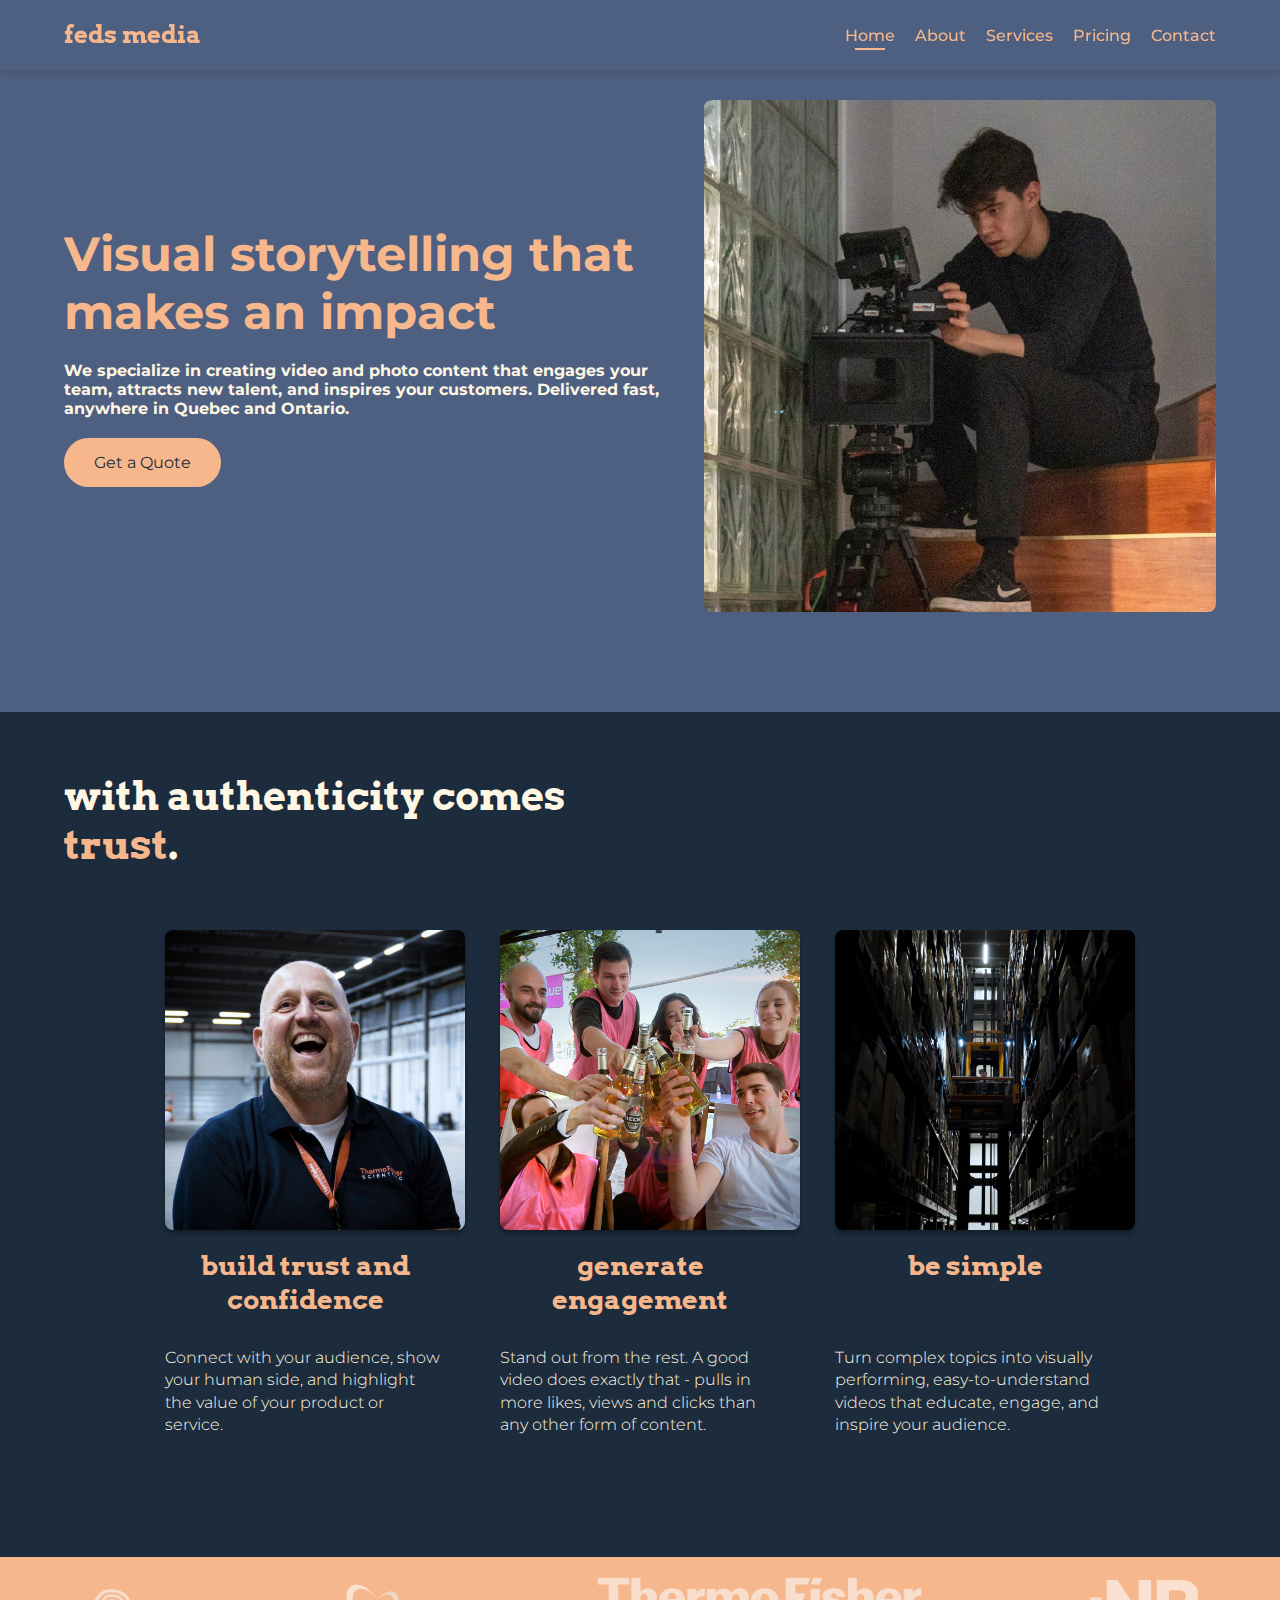
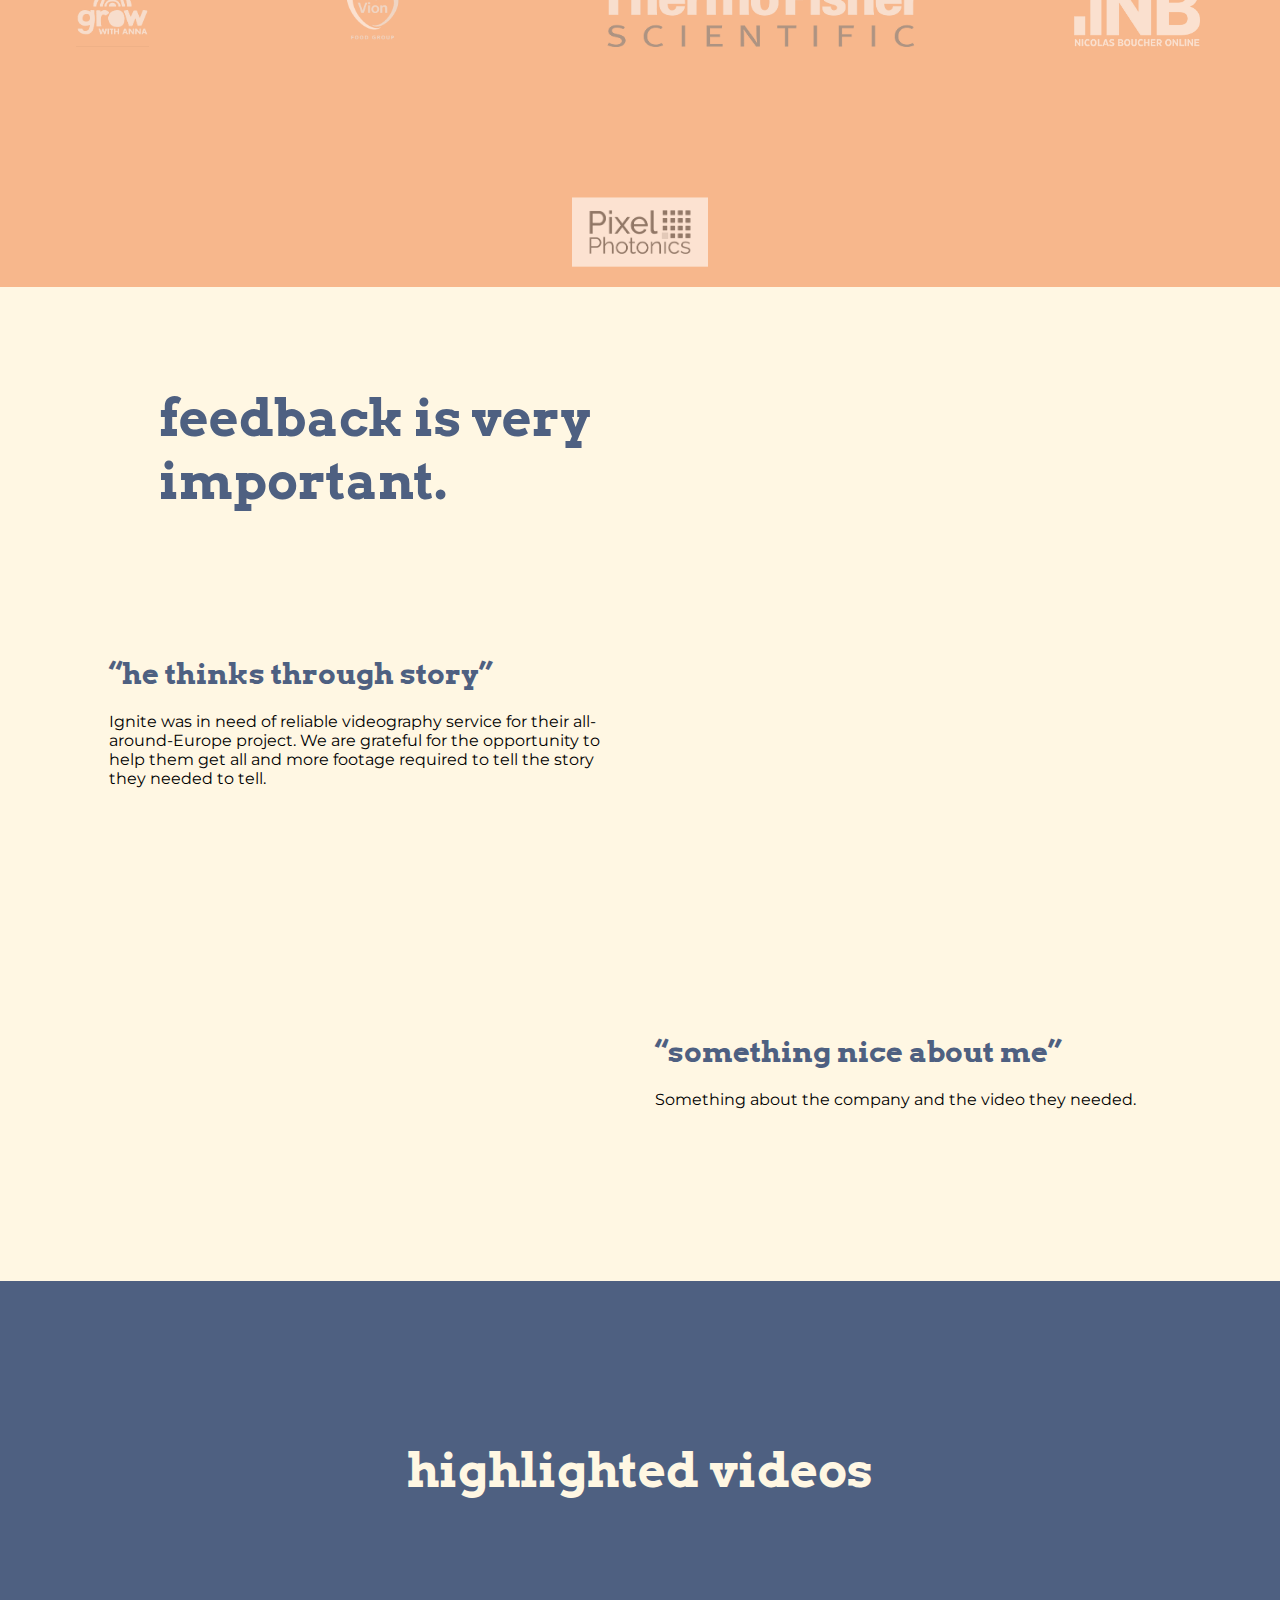
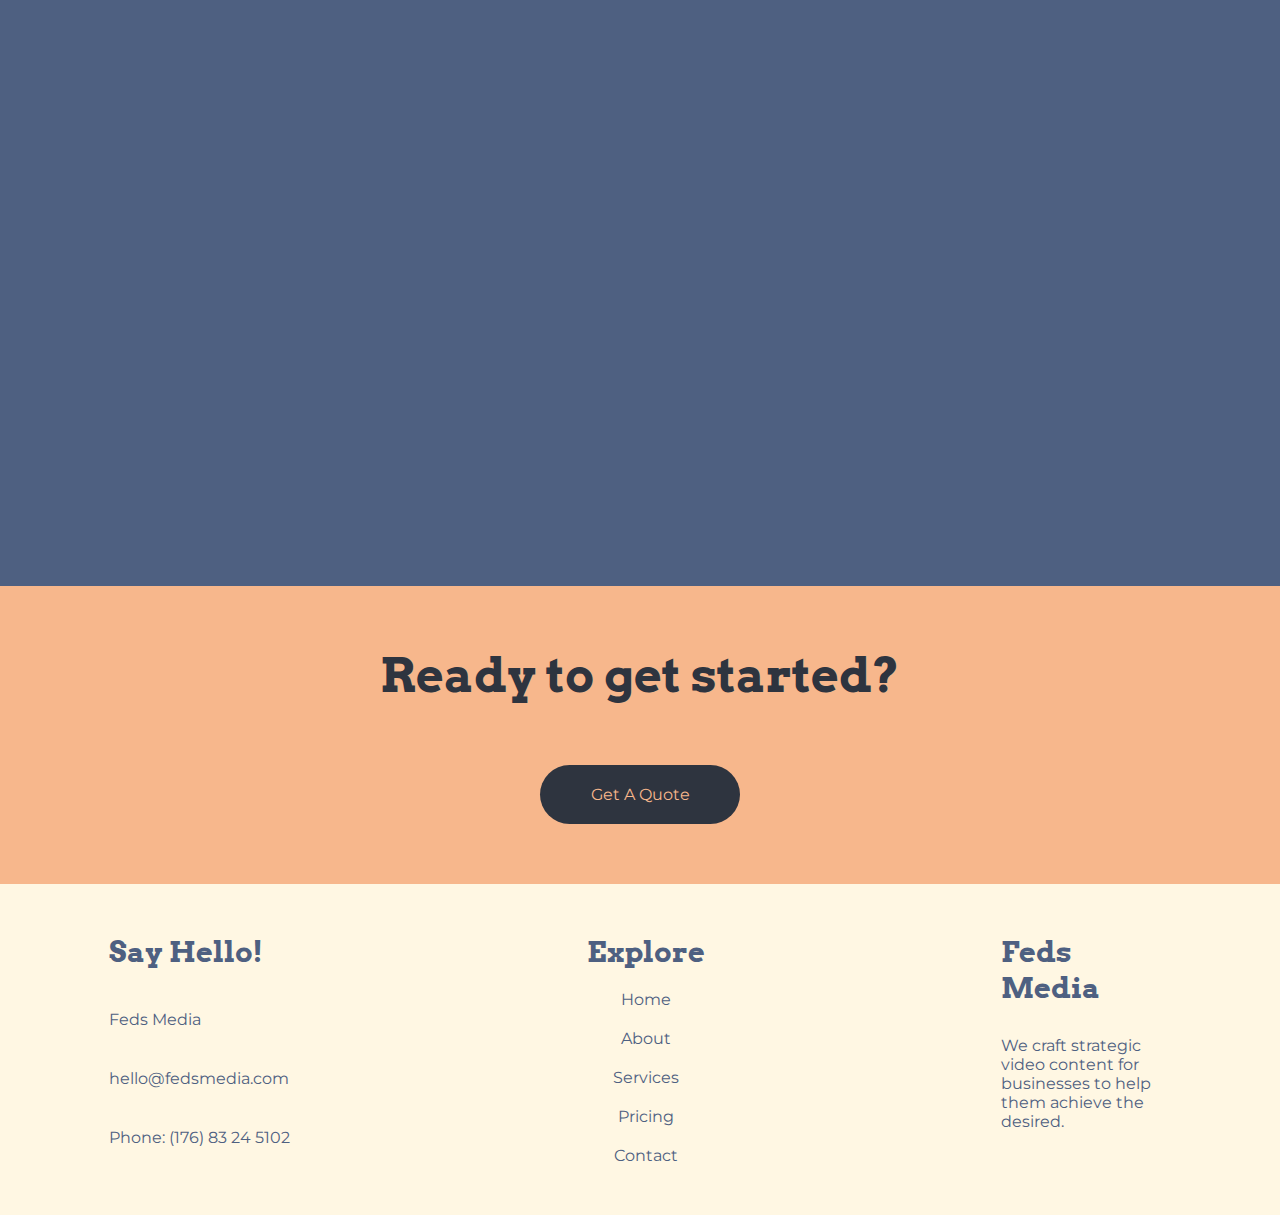
<file: index.html>
<!DOCTYPE html>
<html lang="en">
<head>
  <meta charset="UTF-8" />
  <title>Feds Media</title>
  <link rel="stylesheet" href="css/style.css"/>
  <link rel="stylesheet" href="css/media.css">
  <meta name="viewport" content="width=device-width, initial-scale=1">
</head>
<body>

<header class="header">
  <div class="container">
    <div class="header__inner">
      <div class="logo"><a href="./index.html">feds media</a></div>
      <nav class="nav">
        <ul>
          <li><a href="index.html" class="active">Home</a></li>
          <li><a href="about.html">About</a></li>
          <li><a href="services.html">Services</a></li>
          <li><a href="pricing.html">Pricing</a></li>
          <li><a href="contact.html">Contact</a></li>
        </ul>
      </nav>
    </div>
  </div>
</header>

<main class="main">
  <section class="home">
    <div class="container home__inner">
      <div class="home__content">
        <h1>Visual storytelling that makes an impact</h1>
        <p>
          We specialize in creating video and photo content that engages your team, 
          attracts new talent, and inspires your customers. Delivered fast, anywhere 
          in Quebec and Ontario.
        </p>
        <a href="contact.html" class="home__button">Get a Quote</a>
      </div>
      <div class="home__image">
        <img src="images/home_main.jpg" alt="Man filming">
      </div>
    </div>
  </section>
</main>

<section class="trust">
  <div class="container trust__content">
    <h2>with authenticity comes <br><span>trust</span>.</h2>
    <div class="trust__cards">
      <div class="trust__card">
        <img src="images/1.jpg" alt="Build Trust Icon">
        <h3>build trust and confidence</h3>
        <p>
          Connect with your audience, show your human side, and highlight 
          the value of your product or service.
        </p>
      </div>
      <div class="trust__card">
        <img src="images/2.png" alt="Generate Engagement Icon">
        <h3>generate engagement</h3>
        <p>
          Stand out from the rest. A good video does exactly that - pulls in more likes, views and clicks than any other form of content.
        </p>
      </div>
      <div class="trust__card">
        <img src="images/3.jpg" alt="Be Simple Icon">
        <h3> be simple <br><br></h3>
        <p>
          Turn complex topics into visually performing, easy-to-understand 
          videos that educate, engage, and inspire your audience.
        </p>
      </div>
    </div>
  </div>
  <div class="trust__logos">
    <div class="logos__inner">
      <img src="images/first_logo.png" alt="Grow with Anna">
      <img src="images/second_logo.png" alt="Vion Food Group">
      <img src="images/third_logo.png" alt="ThermoFisher Scientific">
      <img src="images/fourth_logo.png" alt="NB">
      <img src="images/fifth_logo.png" alt="Pixel Photonics">
    </div>
  </div>
</section>

<section class="feedback">
  <div class="container feedback__inner">
    <div class="feedback__heading">feedback is very <br>important.</div>
    <div class="feedback__card first">
      <div class="feedback__card-text">
        <h3>“he thinks through story”</h3>
        <p>
          Ignite was in need of reliable videography service for their all-around-Europe project.
          We are grateful for the opportunity to help them get all and more footage required to tell the story they needed to tell.
        </p>
      </div>
      <div class="feedback__card-video">
        <iframe width="560" height="315" src="https://youtu.be/f_C4i6fPlPg
        " title="YouTube video player" frameborder="0" allow="accelerometer; autoplay; clipboard-write; encrypted-media; gyroscope; picture-in-picture; web-share" referrerpolicy="strict-origin-when-cross-origin" allowfullscreen></iframe>
      </div>
    </div>
    <div class="feedback__card second">
      <div class="feedback__card-text">
        <h3>“something nice about me”</h3>
        <p>
          Something about the company and the video they needed.
        </p>
      </div>
      <div class="feedback__card-video">
        <iframe width="560" height="315" src="https://www.youtube.com/embed/YOUR_VIDEO_LINK" title="YouTube video player" frameborder="0" allow="accelerometer; autoplay; clipboard-write; encrypted-media; gyroscope; picture-in-picture; web-share" referrerpolicy="strict-origin-when-cross-origin" allowfullscreen></iframe>
      </div>
    </div>
  </div>
</section>

<section class="videos">
  <div class="container">
    <h2>highlighted videos</h2>
    <div class="video-card">
      <iframe width="390" height="253" src="https://www.youtube.com/embed/YOUR_VIDEO_LINK" title="YouTube video player" frameborder="0" allow="accelerometer; autoplay; clipboard-write; encrypted-media; gyroscope; picture-in-picture; web-share" referrerpolicy="strict-origin-when-cross-origin" allowfullscreen></iframe>
      <iframe width="390" height="253" src="https://www.youtube.com/embed/YOUR_VIDEO_LINK" title="YouTube video player" frameborder="0" allow="accelerometer; autoplay; clipboard-write; encrypted-media; gyroscope; picture-in-picture; web-share" referrerpolicy="strict-origin-when-cross-origin" allowfullscreen></iframe>
      <iframe width="390" height="253" src="https://www.youtube.com/embed/YOUR_VIDEO_LINK" title="YouTube video player" frameborder="0" allow="accelerometer; autoplay; clipboard-write; encrypted-media; gyroscope; picture-in-picture; web-share" referrerpolicy="strict-origin-when-cross-origin" allowfullscreen></iframe>
      <iframe width="390" height="253" src="https://www.youtube.com/embed/YOUR_VIDEO_LINK" title="YouTube video player" frameborder="0" allow="accelerometer; autoplay; clipboard-write; encrypted-media; gyroscope; picture-in-picture; web-share" referrerpolicy="strict-origin-when-cross-origin" allowfullscreen></iframe>
      <iframe width="390" height="253" src="https://www.youtube.com/embed/YOUR_VIDEO_LINK" title="YouTube video player" frameborder="0" allow="accelerometer; autoplay; clipboard-write; encrypted-media; gyroscope; picture-in-picture; web-share" referrerpolicy="strict-origin-when-cross-origin" allowfullscreen></iframe>
      <iframe width="390" height="253" src="https://www.youtube.com/embed/YOUR_VIDEO_LINK" title="YouTube video player" frameborder="0" allow="accelerometer; autoplay; clipboard-write; encrypted-media; gyroscope; picture-in-picture; web-share" referrerpolicy="strict-origin-when-cross-origin" allowfullscreen></iframe>
    </div>
  </div>
</section>

<section class="get-started">
  <div class="container get-started__inner">
    <h2>Ready to get started?</h2>
    <a href="contact.html">Get A Quote</a>
  </div>
</section>

<footer class="footer">
  <div class="container footer__inner">
    <div class="say-hello">
      <h3>Say Hello!</h2>
      <p>Feds Media</p>
      <a href="mailto:hello@fedsmedia.com">hello@fedsmedia.com</a>
      <a href="tell:+17683245102">Phone: (176) 83 24 5102</a>
    </div>
    <div class="explore">
      <h3>Explore</h2>
      <a href="index.html">Home</a>
      <a href="#">About</a>
      <a href="services.html">Services</a>
      <a href="pricing.html">Pricing</a>
      <a href="contact.html">Contact</a>
    </div>
    <div class="media">
      <h3>Feds Media</h2>
      <p>We craft strategic video content for businesses to help them achieve the desired. </p>
    </div>
  </div>
</footer>

</body>
</html>
</file>
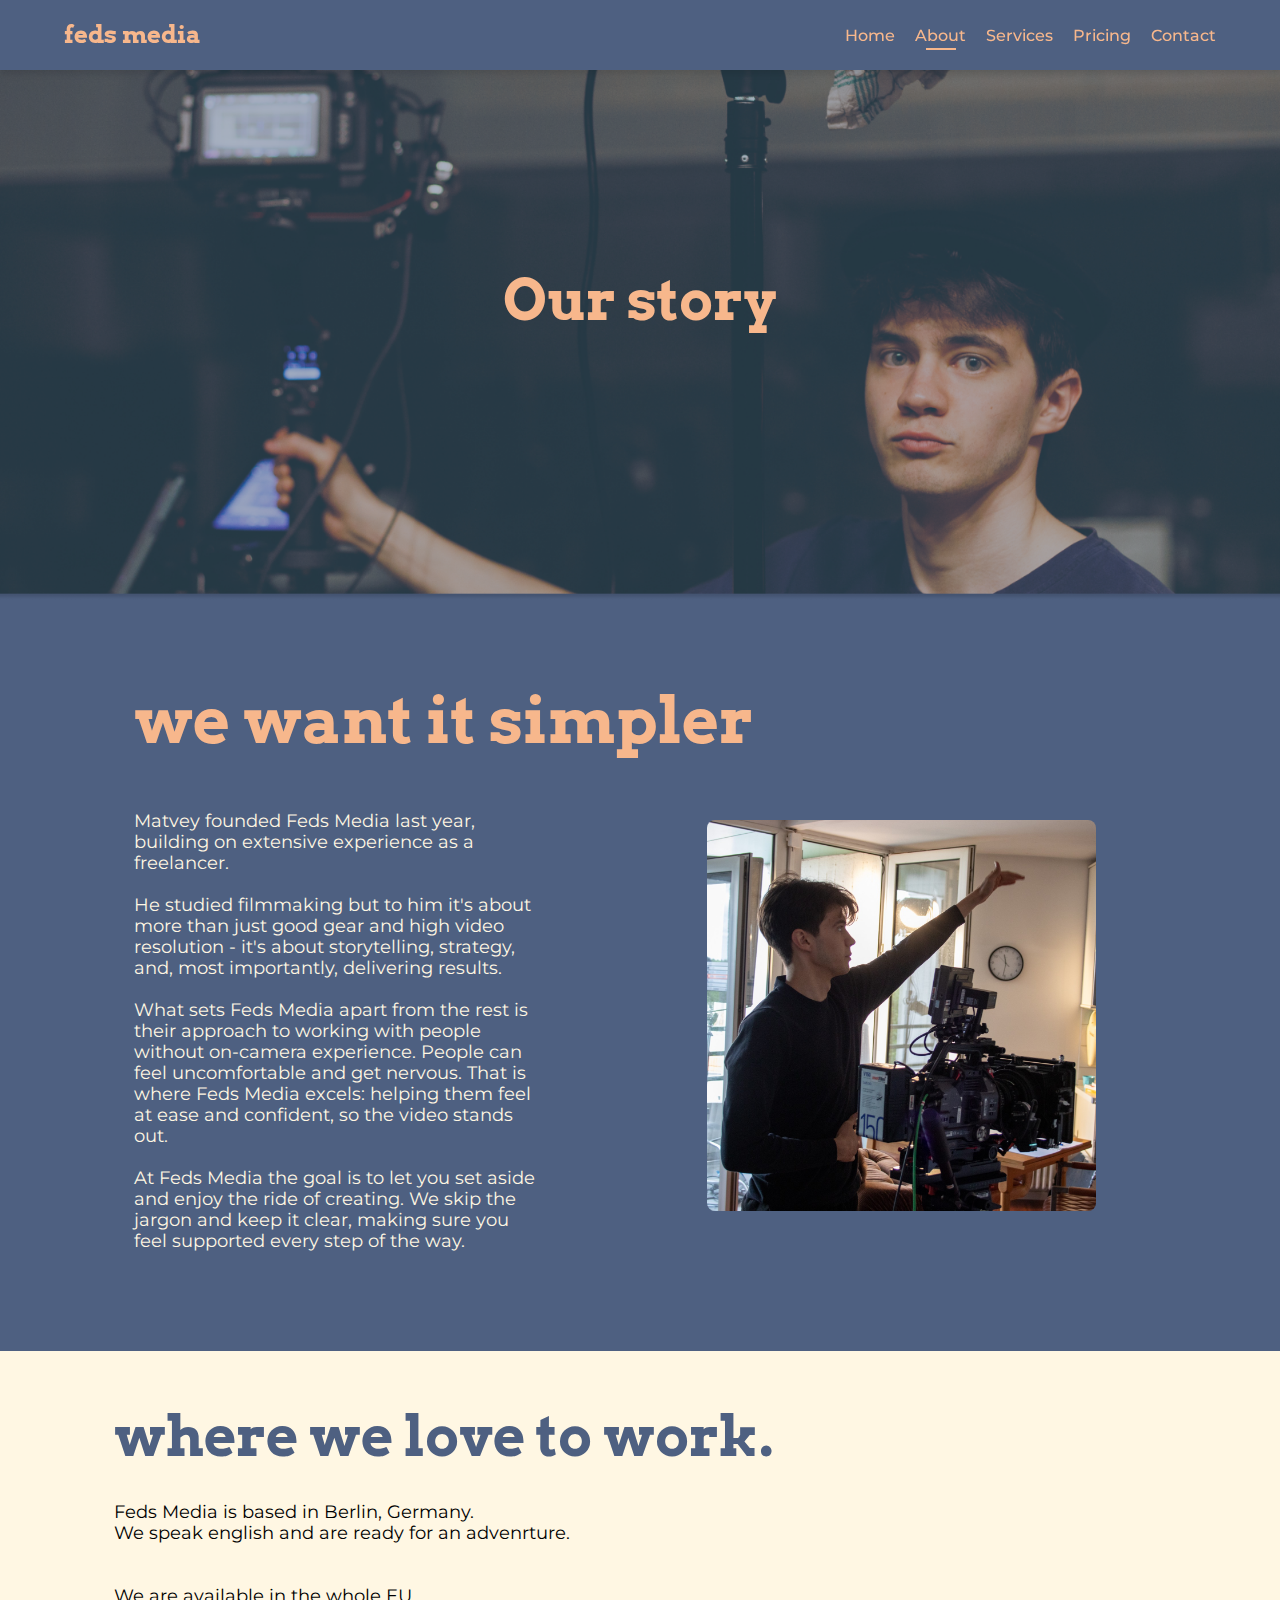
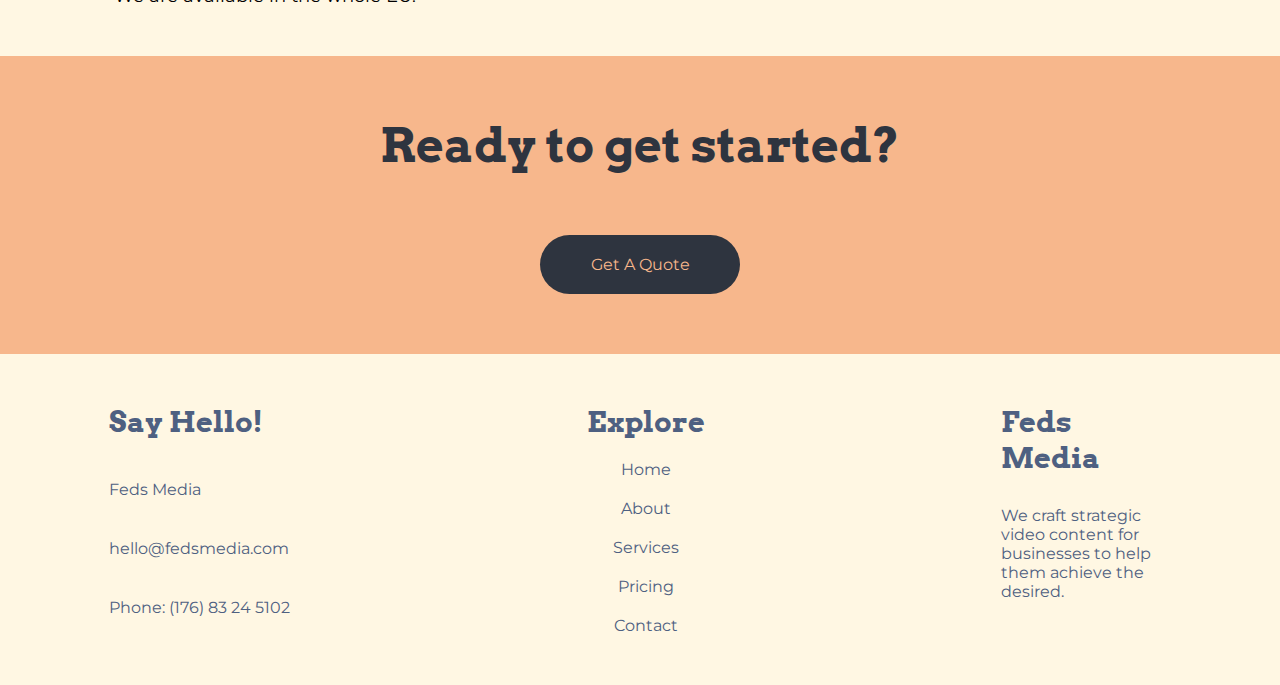
<file: about.html>
<!DOCTYPE html>
<html lang="en">
  <head>
    <meta charset="UTF-8" />
    <meta name="viewport" content="width=device-width, initial-scale=1.0" />
    <title>Feds Media | About</title>
    <link rel="stylesheet" href="css/style.css" />
  </head>
  <body>
    <header class="header">
      <div class="container">
        <div class="header__inner">
          <div class="logo"><a href="./index.html">feds media</a></div>
          <nav class="nav">
            <ul>
              <li><a href="index.html">Home</a></li>
              <li><a href="about.html" class="active">About</a></li>
              <li><a href="services.html">Services</a></li>
              <li><a href="pricing.html">Pricing</a></li>
              <li><a href="contact.html">Contact</a></li>
            </ul>
          </nav>
        </div>
      </div>
    </header>

    <section class="about-hero">
      <h2>Our story</h1>
    </section>

    <section class="container about-main">
      <h2>we want it simpler</h2>
      <div class="about-main__content">
        <p>Matvey founded Feds Media last year, building on extensive experience as a freelancer. <br><br>

          He studied filmmaking but to him it&apos;s about more than just good gear and high video resolution - it&apos;s about storytelling, strategy, and, most importantly, delivering results. <br><br>
          
          What sets Feds Media apart from the rest is their approach to working with people without on-camera experience. People can feel uncomfortable and get nervous. That is where Feds Media excels: helping them feel at ease and confident, so the video stands out.<br><br>
          
          At Feds Media the goal is to let you set aside and enjoy the ride of creating. We skip the jargon and keep it clear, making sure you feel supported every step of the way.</p>
        <img src="images/about_secondary.jpg" alt="Founder picture">
      </div>
    </section>
    <section class="about-work">
      <div class="container about-work__wrapper">
        <h3>where we love to work.</h3>
        <p>
          Feds Media is based in Berlin, Germany. <br>
          We speak english and are ready for an advenrture. <br><br><br>
          We are available in the whole EU.
        </p>
    </div>
    </section>
    <section class="get-started">
      <div class="container get-started__inner">
          <h2>Ready to get started?</h2>
          <a href="contact.html">Get A Quote</a>
      </div>
  </section>
  <footer class="footer">
    <div class="container footer__inner">
        <div class="say-hello">
        <h3>Say Hello!</h2>
        <p>Feds Media</p>
        <a href="mailto:hello@fedsmedia.com">hello@fedsmedia.com</a>
        <a href="tell:+17683245102">Phone: (176) 83 24 5102</a>
        </div>
        <div class="explore">
        <h3>Explore</h2>
        <a href="index.html">Home</a>
        <a href="#">About</a>
        <a href="services.html">Services</a>
        <a href="pricing.html">Pricing</a>
        <a href="contact.html">Contact</a>
        </div>
        <div class="media">
        <h3>Feds Media</h2>
        <p>We craft strategic video content for businesses to help them achieve the desired. </p>
        </div>
    </div>
    </footer>

  </body>
</html>
</file>
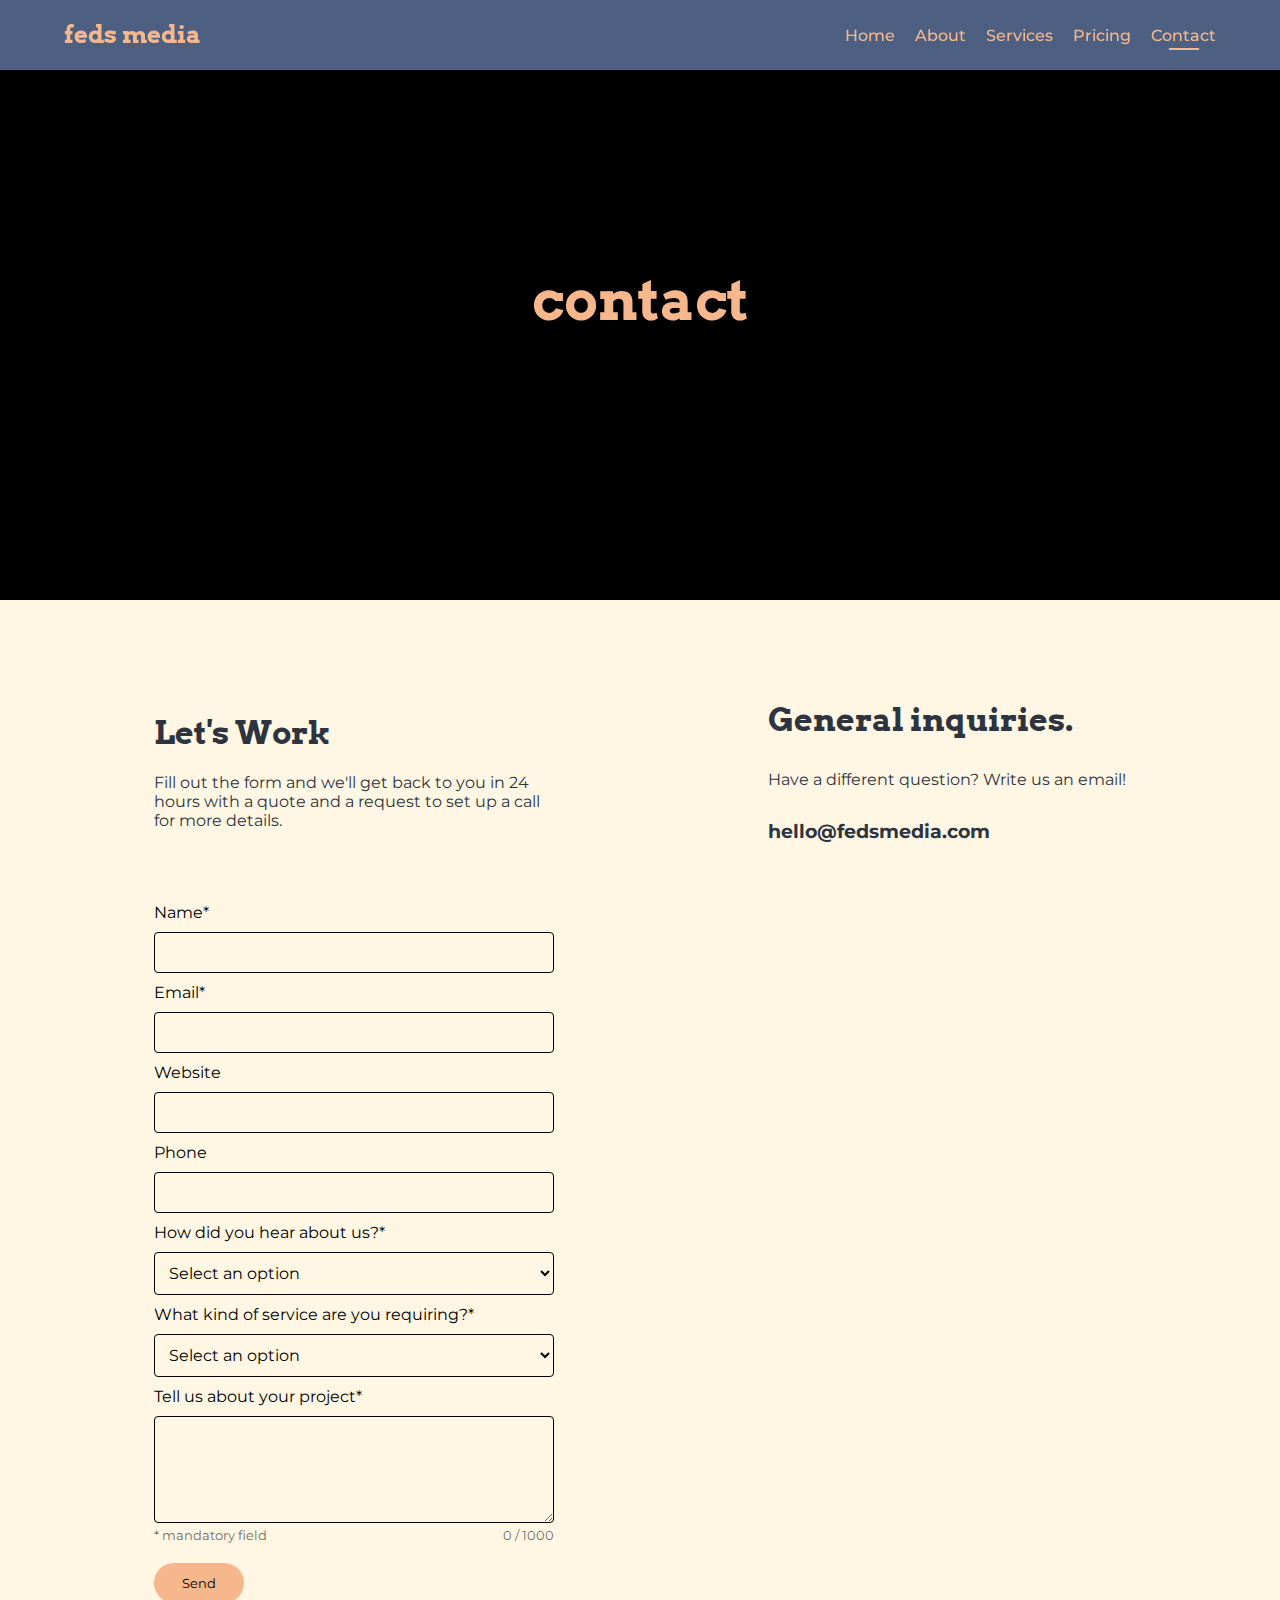
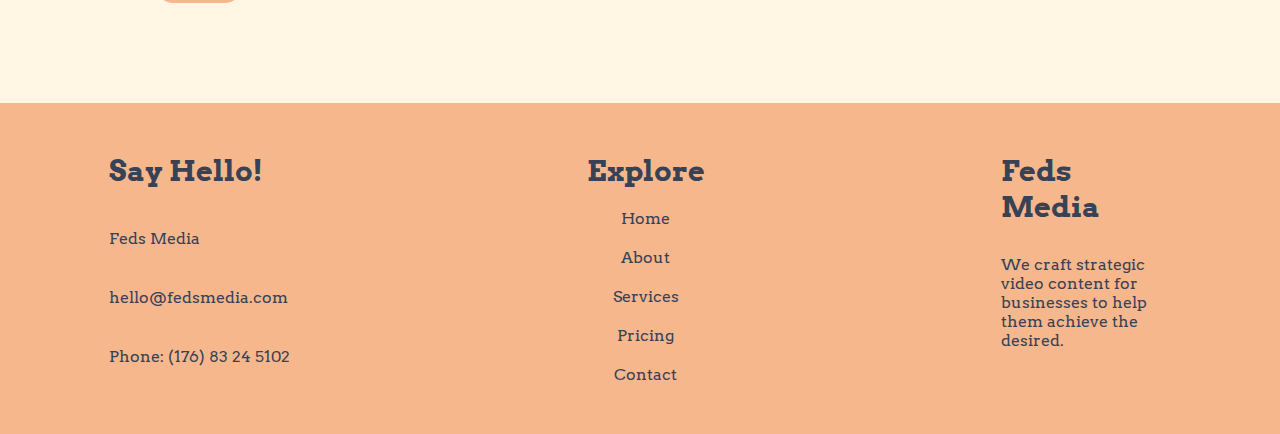
<file: contact.html>
<!DOCTYPE html>
<html lang="en">
  <head>
    <meta charset="UTF-8" />
    <meta name="viewport" content="width=device-width, initial-scale=1.0" />
    <!-- <meta http-equiv="Content-Security-Policy" content="default-src 'self'; script-src 'self'; style-src 'self' https://fonts.googleapis.com; font-src 'self' https://fonts.gstatic.com; object-src 'none';"> -->
    <title>Feds Media | Contact</title>
    <link rel="stylesheet" href="css/style.css" />
  </head>
  <body>
    <header class="header">
      <div class="container">
        <div class="header__inner">
          <div class="logo"><a href="./index.html">feds media</a></div>
          <nav class="nav">
            <ul>
              <li><a href="index.html">Home</a></li>
              <li><a href="about.html">About</a></li>
              <li><a href="services.html">Services</a></li>
              <li><a href="pricing.html">Pricing</a></li>
              <li><a href="contact.html" class="active">Contact</a></li>
            </ul>
          </nav>
        </div>
      </div>
    </header>

    <section class="contact__hero">
      <h2>contact</h2>
    </section>

    <section class="contact__main">
      <div class="container">
        <div class="contant__main-wrapper">
          <div class="contact__main-work">
            <h2>Let's Work</h2>
            <p>
              Fill out the form and we'll get back to you in 24 hours with a
              quote and a request to set up a call for more details.
            </p>
          </div>
          <div class="contact__main-general">
            <h2>General inquiries.</h2>
            <p>Have a different question? Write us an email!</p>
            <a href="mailto:hello@fedsmedia.com">hello@fedsmedia.com</a>
          </div>
        </div>
      </div>
      <div class="container">
        <form action="#" method="post" class="form-section">
          <label for="name">Name*</label>
          <input type="text" id="name" name="name" maxlength="50" required>
    
          <label for="email">Email*</label>
          <input type="email" id="email" name="email" maxlength="50" required>
    
          <label for="website">Website</label>
          <input type="url" id="website" name="website" maxlength="100">
    
          <label for="phone">Phone</label>
          <input type="tel" id="phone" name="phone">
    
          <label for="hear-about">How did you hear about us?*</label>
          <select id="hear-about" name="hear-about" required>
            <option value="" disabled selected>Select an option</option>
            <option value="LinkedIn">LinkedIn</option>
            <option value="Google Search">Google Search</option>
            <option value="Friend">Friend</option>
            <option value="Instagram">Instagram</option>
            <option value="Other">Other</option>
          </select>
    
          <label for="service">What kind of service are you requiring?*</label>
          <select id="service" name="service">
            <option value="" disabled selected>Select an option</option>
            <option value="Video">Video</option>
            <option value="Storytelling">Storytelling</option>
            <option value="Short-form Content">Short-form Content</option>
            <option value="Videography">Videography</option>
            <option value="Photography">Photography</option>
            <option value="Other">Other</option>
          </select>
    
          <label for="message">Tell us about your project*</label>
          <textarea id="message" name="message" rows="5" maxlength="1000" required></textarea>
          <div class="form-underground">
            <p>* mandatory field</p>
            <p id="counter">0 / 1000</p>
          </div>
         
    
          <button type="submit">Send</button>
        </form>
      </div>
    </section>


    <footer class="footer-special">
      <div class="container footer__inner-special">
        <div class="say-hello">
          <h3>Say Hello!</h2>
          <p>Feds Media</p>
          <a href="mailto:hello@fedsmedia.com">hello@fedsmedia.com</a>
          <a href="tell:+17683245102">Phone: (176) 83 24 5102</a>
        </div>
        <div class="explore">
          <h3>Explore</h2>
          <a href="index.html">Home</a>
          <a href="#">About</a>
          <a href="services.html">Services</a>
          <a href="pricing.html">Pricing</a>
          <a href="contact.html">Contact</a>
        </div>
        <div class="media">
          <h3>Feds Media</h2>
          <p>We craft strategic video content for businesses to help them achieve the desired. </p>
        </div>
      </div>
    </footer>
    <script src="/main.js"></script>
  </body>
</html>
</file>
<file: css/style.css>
/* Fonts */
@import url(https://fonts.googleapis.com/css?family=Arvo:regular,italic,700,700italic);
@import url(https://fonts.googleapis.com/css?family=Montserrat:100,200,300,regular,500,600,700,800,900,100italic,200italic,300italic,italic,500italic,600italic,700italic,800italic,900italic);

/* Reset CSS */
* {
  margin: 0;
  padding: 0;
  box-sizing: border-box;
}

ul,
ol {
  list-style: none;
}

a {
  text-decoration: none;
  color: inherit;
}

/* Variables */
:root {
  --main-colar: #f7b78c;
  --main-white: #fff7e3;
  --main-black: #000000;
  --main-blue: #4e6081;

  --colar-accent: #ffa185;
  --blue-accent: #d9d9d9;
  --dark-blue: #1c2c3c;
  --dark-blue-accent-footer: #374256;
  --dark-blue-accent: #2e343f;
  --white-accent: #fff7e3;

  --main-ff: "Arvo", sans-serif;
  --secondary-ff: "Montserrat", sans-serif;
}

/* General */
.container {
  width: min(90%, 1200px);
  margin: 0 auto;
}

html {
  scroll-behavior: smooth;
}

body {
  font-family: "Arvo", sans-serif;
  background-color: var(--main-blue);
}

/* Header */
.header {
  padding: 20px 0;
  position: fixed;
  background-color: var(--main-blue);
  width: 100%;
  z-index: 2;
  box-shadow: 0px 4px 6px rgba(0, 0, 0, 0.1);
}

.header__inner {
  display: flex;
  align-items: center;
  justify-content: space-between;
  /* position: fixed;
  background-color: var(--main-blue);
  width: 100%; */
}

.logo {
  font-size: 1.5rem;
  font-weight: 700;
  color: var(--main-colar);
}

.nav ul {
  display: flex;
  gap: 20px;
}

.nav ul li a {
  color: var(--main-colar);
  font-family: var(--secondary-ff);
  font-weight: 500;
  position: relative;
  display: inline-block;
  transition: color 0.2s ease, transform 0.3s ease;
}

.nav ul li a:hover {
  color: var(--colar-accent);
  transform: translateY(-3px);
}

.nav ul li a.active::before {
  content: "";
  height: 2px;
  width: 30px;
  position: absolute;
  bottom: -5px;
  left: 50%;
  transform: translateX(-50%);
  background-color: var(--main-colar);
}

/* Home Section */
.home {
  padding: 100px 0;
}

.home__inner {
  display: flex;
  align-items: center;
  justify-content: space-between;
  gap: 40px;
}

.home__content {
  max-width: 600px;
  font-family: var(--secondary-ff);
}

.home__content h1 {
  margin-bottom: 20px;
  font-size: 3rem;
  color: var(--main-colar);
  font-weight: 700;
}

.home__content p {
  margin-bottom: 20px;
  font-size: 1rem;
  font-weight: 700;
  color: var(--main-white);
}

.home__button {
  display: inline-block;
  padding: 15px 30px;
  border-radius: 30px;

  background-color: var(--main-colar);
  color: var(--dark-blue);
  transition: background-color 0.2s ease, transform 0.2s ease;
}

.home__button:hover {
  background-color: #ee9866;
  transform: translateY(-3px);
}

.home__button:active {
  background-color: #ee9866;
}

.home__image {
  flex: 1;
  display: flex;
  justify-content: center;
}

.home__image img {
  max-width: 100%;
  border-radius: 8px;
  object-fit: cover;
}

/* Trust Section */
.trust {
  background-color: var(--dark-blue);
  padding-top: 60px;
  width: 100%;
}

.trust__content h2 {
  margin-bottom: 40px;
  font-size: 2.5rem;
  font-weight: 700;

  color: var(--main-white);
}

.trust__content h2 span {
  color: var(--main-colar);
}

.trust__cards {
  display: flex;
  flex-wrap: wrap;
  gap: 15px;
  margin-bottom: 100px;
  justify-content: center;
}

.trust__card {
  max-width: 320px;
  padding: 20px;
  transition: transform 0.3s ease;
}

.trust__card:hover {
  transform: translateY(-5px);
}

.trust__card img {
  max-width: 300px;
  margin-bottom: 15px;
  border-radius: 8px;
  box-shadow: 0 4px 4px rgba(0, 0, 0, 0.3);
}

.trust__card h3 {
  color: var(--main-colar);
  margin-bottom: 30px;
  font-size: 1.7rem;
  text-align: center;
}

.trust__card p {
  color: var(--main-white);
  line-height: 1.4;
  font-family: var(--secondary-ff);
  font-weight: 300;
}

/* Trust Section (Logos) */
.trust__logos {
  padding: 20px 0;
  background-color: var(--main-colar);
}

.logos__inner {
  display: flex;
  flex-wrap: wrap;
  gap: 150px;
  align-items: center;
  justify-content: center;
}

.logos__inner img {
  height: 70px;
}

/* Feedback Section */
.feedback {
  padding: 50px;
  background-color: var(--white-accent);
}

.feedback__card {
  display: flex;
  flex-wrap: wrap;
  align-items: center;
  justify-content: space-between;
  gap: 30px;
}

.feedback__card.first {
  margin-bottom: 30px;
}

.feedback__card.second {
  flex-direction: row-reverse;
}

.feedback__heading {
  padding: 50px;
  font-size: 3.2rem;
  font-weight: 700;

  color: var(--main-blue);
}

.feedback__card-text {
  flex: 1;
  min-width: 300px;
}

.feedback__card-text h3 {
  margin-bottom: 20px;
  font-size: 1.8rem;

  color: var(--main-blue);
}

.feedback__card-text p {
  color: var(--main-black);
  font-weight: 400;
  font-family: var(--secondary-ff);
}

.feedback__card-video {
  flex: 1;
  min-width: 300px;
}

/* Videos */
.videos {
  padding: 60px;
}

.videos h2 {
  padding: 100px;
  text-align: center;

  color: var(--main-white);
  font-size: 3rem;
}

.video-card {
  display: grid;
  grid-template-columns: repeat(3, 1fr);
  gap: 20px;
}

/* Get Started */
.get-started {
  padding: 60px;
  background-color: var(--main-colar);
}

.get-started__inner {
  display: flex;
  flex-direction: column;
  align-items: center;
}

.get-started__inner h2 {
  margin-bottom: 60px;
  font-size: 3rem;
  color: var(--dark-blue-accent);
}

.get-started__inner a {
  display: inline-block;
  padding: 20px 30px;
  width: 200px;
  text-align: center;
  border-radius: 40px;
  font-weight: 400;

  color: var(--main-colar);
  font-family: var(--secondary-ff);
  background-color: var(--dark-blue-accent);
  transition: background-color 0.3s ease, transform 0.3s ease;
}

.get-started__inner a:hover {
  background-color: var(--main-blue);
  transform: translateY(-5px);
}

/* Footer */
.footer {
  padding: 50px;
  background-color: var(--white-accent);
}

.footer-special {
  padding: 50px;
  background-color: var(--main-colar);
}

.footer__inner {
  display: flex;
  justify-content: space-between;
}

/* Styles for different footer in Contact.html */
.footer__inner-special {
  display: flex;
  justify-content: space-between;
}

.footer__inner-special .say-hello {
  color: var(--dark-blue-accent-footer);
}

.footer__inner-special .say-hello h3 {
  color: var(--dark-blue-accent-footer);
}

.footer__inner-special .explore {
  color: var(--dark-blue-accent-footer);
}

.footer__inner-special .explore h3 {
  color: var(--dark-blue-accent-footer);
}

.footer__inner-special .media {
  color: var(--dark-blue-accent-footer);
}

.footer__inner-special .media h3 {
  color: var(--dark-blue-accent-footer);
}

/* Styles for footer */
.footer__inner a {
  font-family: var(--secondary-ff);
}

.footer__inner p {
  font-family: var(--secondary-ff);
}

.say-hello {
  display: flex;
  flex-direction: column;
  gap: 40px;
  color: var(--main-blue);
}

.say-hello h3 {
  font-size: 1.8rem;
  color: var(--main-blue);
}

.explore {
  display: flex;
  flex-direction: column;
  text-align: center;
  gap: 20px;
  color: var(--main-blue);
}

.explore h3 {
  font-size: 1.8rem;
  color: var(--main-blue);
}

.media {
  display: flex;
  flex-direction: column;
  width: 16%;
  gap: 30px;
  color: var(--main-blue);
}

.media h3 {
  font-size: 1.8rem;
  color: var(--main-blue);
}
/* ABOUT ==========> */
/* About hero */
.about-hero {
  background-image: url(../images/about_main.png);
  background-position: 50% 50%;
  background-size: cover;
  background-repeat: no-repeat;

  width: 100%;
  height: 600px;

  display: flex;
  align-items: center;
  justify-content: center;
  position: relative;
}

.about-hero h2 {
  z-index: 2;
  font-weight: bold;
  font-size: 3.5rem;
  color: var(--main-colar);
}

/* About main section */
.about-main {
  padding: 80px 0;
}

.about-main h2 {
  margin-left: 70px;
  font-size: 4rem;
  color: var(--main-colar);
}

.about-main__content {
  padding: 20px;
  display: flex;
  align-items: center;
}

.about-main__content img {
  max-width: 35%;
  border-radius: 8px;
  margin-right: 100px;
}

.about-main__content p {
  font-size: 1.1rem;
  padding: 30px 170px 0 50px;

  color: var(--main-white);
  font-family: var(--secondary-ff);
}

/* About work section */
.about-work {
  padding: 50px 0;
  width: 100%;
  height: 100%;
  background-color: var(--white-accent);
}

.about-work__wrapper {
  padding-left: 50px;
}

.about-work h3 {
  padding-bottom: 30px;
  font-size: 3.5rem;
  color: var(--main-blue);
}

.about-work p {
  font-size: 1.1rem;
  font-family: var(--secondary-ff);
}

/* SERVICES ==========> */
/* Services hero */
.services-hero {
  background-image: url(../images/services_main.jpg);
  background-position: 50% 32%;
  background-size: cover;
  background-repeat: no-repeat;

  height: 600px;

  display: flex;
  align-items: center;
  justify-content: center;
  position: relative;
}

.services-hero::before {
  content: "";
  position: absolute;
  inset: 0;
  background: rgba(0, 0, 0, 0.66);
  z-index: 1;
}

.services-hero h2 {
  z-index: 2;
  font-weight: bold;
  font-size: 3.5rem;
  color: var(--main-colar);
}

/* Features */
.features {
  padding-top: 60px;
}

.features__content h2 {
  margin-bottom: 40px;
  font-size: 2.5rem;
  font-weight: 700;

  color: var(--main-white);
}

.features__content h2 span {
  color: var(--main-colar);
}

.feature__cards {
  display: flex;
  flex-wrap: wrap;
  gap: 15px;
  margin-bottom: 100px;
  justify-content: center;
}

.feature__card {
  max-width: 320px;
  padding: 20px;
  transition: transform 0.3s ease;
}

.feature__card:hover {
  transform: translateY(-5px);
}

.feature__card img {
  max-width: 300px;
  min-height: 246.8px;
  margin-bottom: 15px;
  border-radius: 8px;
  box-shadow: 0 4px 4px rgba(0, 0, 0, 0.3);
}

.special {
  filter: brightness(75%);
}

.feature__card h3 {
  color: var(--main-colar);
  margin-bottom: 30px;
  font-size: 1.7rem;
  text-align: center;
}

.feature__card p {
  color: var(--main-white);
  line-height: 1.4;
  font-family: var(--secondary-ff);
  font-weight: 300;
}

/* Services */
.services {
  padding: 50px;
  background-color: var(--white-accent);
}

.service__card {
  display: flex;
  flex-wrap: wrap;
  align-items: center;
  justify-content: space-between;
  gap: 50px;
  margin-bottom: 30px;
}

.service__card:nth-child(even) {
  flex-direction: row-reverse;
}

.services__heading {
  padding: 50px;
  font-size: 3.2rem;
  font-weight: 700;

  color: var(--main-blue);
}

.service__card-text {
  flex: 1;
  min-width: 300px;
}

.service__card-text h3 {
  margin-bottom: 20px;
  font-size: 1.8rem;

  color: var(--main-blue);
}

.service__card-text p {
  color: var(--main-black);
  font-weight: 400;
  font-family: var(--secondary-ff);
}

.service__card-video {
  flex: 1;
  min-width: 300px;
}

/* Services underground */
.services__underground {
  display: flex;
  justify-content: space-between;
  margin: 100px 0 50px 0;
}

.services__underground-content {
  display: flex;
  flex-direction: column;
  row-gap: 30px;
  width: 30%;
}

.services__underground-content h3 {
  font-weight: 700;
  font-size: 1.5rem;

  color: var(--main-blue);
}

.services__underground-content p {
  font-weight: 400;
  font-family: var(--secondary-ff);
  color: var(--main-black);
}

/* PRICING ==================> */
/* Pricing hero */
.pricing__hero {
  background-image: url(../images/pricing_main.jpg);
  background-position: 50% 80%;
  background-size: cover;
  background-repeat: no-repeat;

  height: 600px;

  display: flex;
  align-items: center;
  justify-content: center;
  position: relative;
}

.pricing__hero::before {
  content: "";
  z-index: 1;
  inset: 0;
  position: absolute;
  background: rgba(0, 0, 0, 0.3);
}

.pricing__hero h2 {
  z-index: 2;
  font-weight: bold;
  font-size: 3.5rem;
  color: var(--main-colar);
}

/* Pricing main */
.pricing__main {
  padding-bottom: 100px;
  background-color: var(--main-white);
}

.pricing__heading {
  display: flex;
  flex-direction: column;
  text-align: center;
  padding: 120px;
  gap: 20px;
}

.pricing__heading h2 {
  font-weight: 700;
  font-size: 2rem;
  color: var(--dark-blue-accent);
}

.pricing__heading p {
  font-size: 1rem;
  font-weight: 500;
  font-family: var(--secondary-ff);
  color: var(--dark-blue-accent);
}

.pricing__cards {
  display: flex;
  flex-direction: column;
  row-gap: 50px;
}

.pricing__card {
  display: flex;
  gap: 30px;
}

.pricing__card-text {
  display: flex;
  flex-direction: column;
  gap: 10px;
  flex: 1;
}

.pricing__card-text h2 {
  font-weight: 700;
  font-size: 2rem;

  color: var(--dark-blue-accent);
}

.pricing__card-text p {
  font-size: 1rem;
  color: var(--dark-blue-accent);
  font-family: var(--secondary-ff);
}

.pricing__card-text ul {
  padding: 10px;
  font-family: var(--secondary-ff);
  color: var(--dark-blue-accent);
}

.pricing__card-text > ul {
  list-style: disc;
  font-weight: normal;
  width: 60%;
  margin: 0 auto;
}

.pricing__card-vid {
  min-width: 300px;
}

/* CONTACT ==========> */
/* Contact hero */
.contact__hero {
  background-color: var(--main-black);
  background-position: 50% 80%;
  background-size: cover;
  background-repeat: no-repeat;

  height: 600px;

  display: flex;
  align-items: center;
  justify-content: center;
  position: relative;
}

/* .contact__hero::before {
  content: '';
  z-index: 1;
  inset: 0;
  position: absolute;
  background: rgba(0, 0, 0, 0.3);
} */

.contact__hero h2 {
  z-index: 2;
  font-weight: bold;
  font-size: 3.5rem;
  color: var(--main-colar);
}

/* Contact main */
.contact__main {
  padding: 100px 100px 50px 100px;
  background-color: var(--main-white);
}

.contant__main-wrapper {
  display: flex;
  justify-content: space-between;
  align-items: center;
}

.contact__main-work {
  display: flex;
  flex-direction: column;
  row-gap: 20px;
  max-width: 40%;
}

.contact__main-work h2 {
  font-size: 2rem;
  color: var(--dark-blue-accent);
}

.contact__main-work p {
  color: var(--dark-blue-accent);
  font-family: var(--secondary-ff);
}

.contact__main-general {
  display: flex;
  flex-direction: column;
  gap: 30px;
}

.contact__main-general h2 {
  font-size: 2rem;
  color: var(--dark-blue-accent);
}

.contact__main-general p {
  font-family: var(--secondary-ff);
  color: var(--dark-blue-accent);
}

.contact__main-general a {
  font-size: 1.2rem;
  font-weight: 700;
  color: var(--dark-blue-accent);
  font-family: var(--secondary-ff);
  cursor: pointer;
}

/* Contact form */
.form-section {
  padding: 50px 0;
  display: flex;
  flex-direction: column;
  max-width: 400px;
}
.form-section label {
  margin: 10px 0;
  font-weight: 600;

  font-weight: 400;
  font-family: var(--secondary-ff);
  color: var(--main-black);
}

.form-section input,
select {
  padding: 10px 10px;
  background-color: transparent;
  border: 1px solid black;
  border-radius: 4px;
  font-size: 1rem;
  color: rgba(0, 0, 0, 0.6);
  font-family: var(--secondary-ff);
}

.form-section input:focus,
select {
  color: var(--main-black);
}

.form-section select:valid {
  color: var(--main-black);
}

.form-section textarea {
  padding: 5px 10px;
  border-radius: 4px;
  border: 1px solid black;

  font-size: 1rem;
  background-color: transparent;
  font-family: var(--secondary-ff);
}

.form-section button {
  padding: 12px 0;
  width: 90px;
  border-radius: 30px;
  border: 0;

  font-family: var(--secondary-ff);
  background-color: var(--main-colar);

  transition: all 0.3s ease;
}

.form-section p {
  margin: 5px 0 20px 0;
  font-size: 0.8rem;
  font-family: var(--secondary-ff);
  color: rgba(0, 0, 0, 0.6);
}

.form-section button:hover {
  background-color: var(--colar-accent);
  transform: translateY(-3px);
}

.form-underground {
  display: flex;
  justify-content: space-between;
}
</file>
<file: css/media.css>
@media (max-width: 768px) {
    .testimonial {
      flex-direction: column; /* Stack text and video on smaller screens */
      align-items: flex-start;
    }
    
    .testimonial-video iframe {
      max-width: 100%;
    }
  }
</file>
